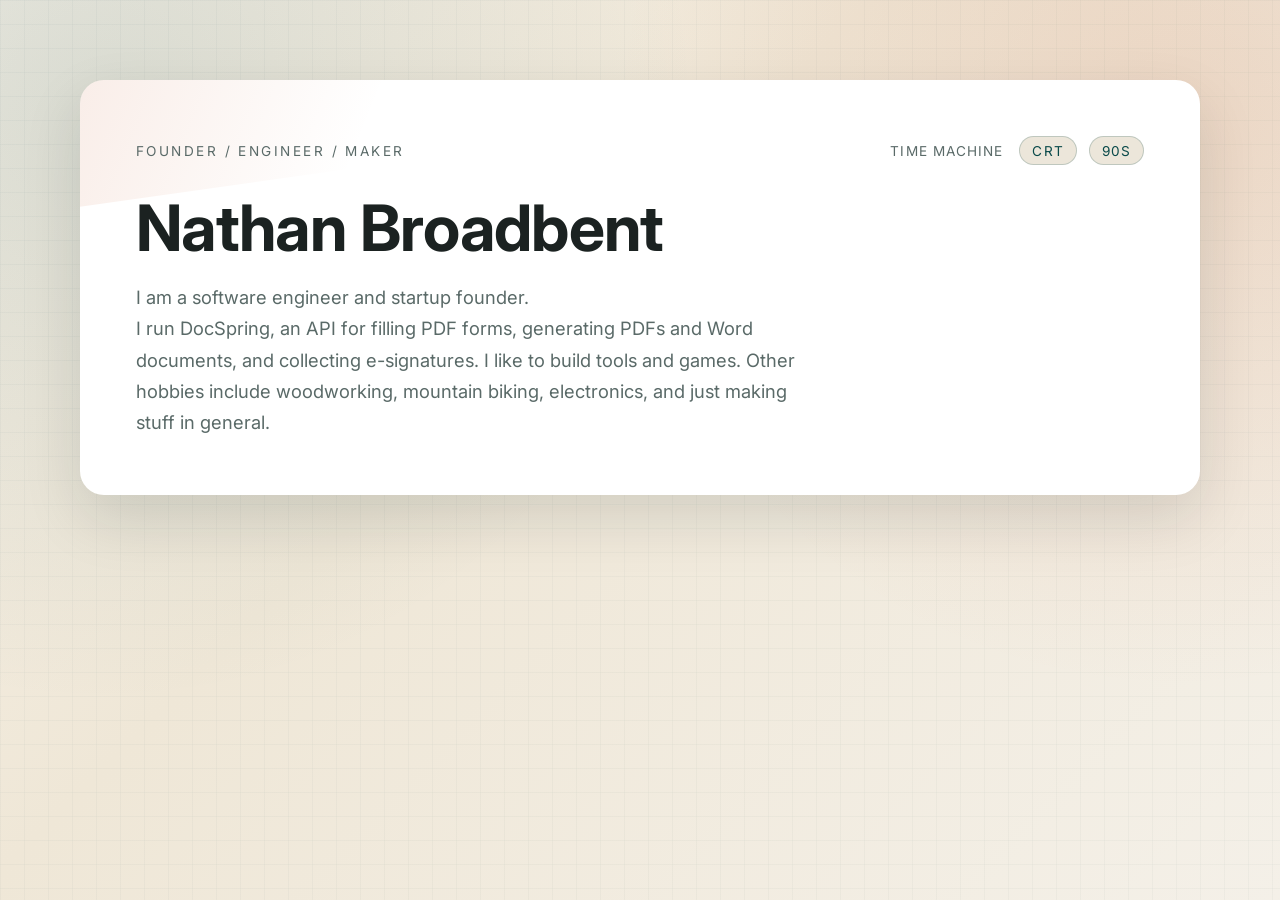
<file: index.html>
<!DOCTYPE html><html lang="en"> <head><meta charset="UTF-8"><meta name="description" content="Nathan Broadbent - Founder, engineer, and maker"><meta name="viewport" content="width=device-width"><meta name="author" content="Nathan Broadbent"><link rel="apple-touch-icon" sizes="180x180" href="/apple-touch-icon.png"><link rel="icon" type="image/png" sizes="32x32" href="/favicon-32x32.png"><link rel="icon" type="image/png" sizes="16x16" href="/favicon-16x16.png"><link rel="manifest" href="/site.webmanifest"><link rel="mask-icon" href="/safari-pinned-tab.svg" color="#0a4a4a"><meta name="msapplication-TileColor" content="#0a4a4a"><meta name="theme-color" content="#f4f0e8"><meta name="generator" content="Astro v5.14.6"><title>Nathan Broadbent</title><link rel="preconnect" href="https://fonts.googleapis.com"><link rel="preconnect" href="https://fonts.gstatic.com" crossorigin><link href="https://fonts.googleapis.com/css2?family=Inter:wght@300;400;500;600;700;800&display=swap" rel="stylesheet"><!-- Privacy-friendly analytics by Plausible --><script async src="https://plausible.io/js/pa-oTzvUy5XgguXkDOPcba0G.js"></script><script type="module">window.plausible=window.plausible||function(){(plausible.q=plausible.q||[]).push(arguments)},plausible.init=plausible.init||function(i){plausible.o=i||{}};plausible.init();</script><link rel="stylesheet" href="/_astro/index.7oqxs0uO.css"></head> <body>  <main class="page" data-astro-cid-j7pv25f6> <div class="page-inner" style="margin-bottom: 3.5rem;" data-astro-cid-j7pv25f6> <header class="hero" data-astro-cid-j7pv25f6> <div class="hero-top" data-astro-cid-j7pv25f6> <span class="eyebrow mono" data-astro-cid-j7pv25f6>Founder / Engineer / Maker</span> <nav class="time-machine mono" aria-label="Time machine" data-astro-cid-j7pv25f6> <span class="time-label" data-astro-cid-j7pv25f6>Time machine</span> <a href="/crt" data-astro-cid-j7pv25f6>CRT</a> <a href="/90s" data-astro-cid-j7pv25f6>90s</a> </nav> </div> <h1 data-astro-cid-j7pv25f6>Nathan Broadbent</h1> <p class="lede" data-astro-cid-j7pv25f6>
I am a software engineer and startup founder.
<br data-astro-cid-j7pv25f6>I run DocSpring, an API for filling PDF forms, generating PDFs and Word documents, and collecting e-signatures. I like to build tools and games. Other hobbies include woodworking, mountain biking, electronics, and just making stuff in general.
</p> </header> </div> </main>  </body></html>
</file>
<file: _astro/index.7oqxs0uO.css>
:root{color-scheme:light;--paper: #f4f0e8;--ink: #1b2221;--muted: #5a6a68;--accent: #0a4a4a;--accent-2: #c95b2b;--accent-3: #d8b04a;--surface: #ffffff;--surface-2: #ece6da;--shadow: rgba(12, 24, 23, .12);--grid: rgba(10, 74, 74, .08)}*,*:before,*:after{box-sizing:border-box;margin:0;padding:0}html{font-size:16px}body{font-family:Inter,Segoe UI,sans-serif;background:radial-gradient(circle at 8% 12%,rgba(10,74,74,.12),transparent 42%),radial-gradient(circle at 92% 14%,rgba(201,91,43,.14),transparent 40%),linear-gradient(135deg,#f7f1e7,#efe7d7 40%,#f4f0e8);color:var(--ink);min-height:100vh}body:before{content:"";position:fixed;inset:0;background-image:linear-gradient(90deg,var(--grid) 1px,transparent 1px),linear-gradient(180deg,var(--grid) 1px,transparent 1px);background-size:24px 24px;opacity:.35;pointer-events:none;z-index:0}a{color:inherit;text-decoration:none}img{max-width:100%;display:block}h1,h2,h3{font-family:Inter,Segoe UI,sans-serif;font-weight:700;letter-spacing:-.01em}p{line-height:1.7;color:var(--ink)}.mono{font-family:Inter,Segoe UI,sans-serif;letter-spacing:.08em;text-transform:uppercase}@media(max-width:768px){body{background:radial-gradient(circle at 20% 10%,rgba(10,74,74,.12),transparent 45%),linear-gradient(135deg,#f7f1e7,#efe7d7 40%,#f4f0e8)}}.page[data-astro-cid-j7pv25f6]{position:relative;z-index:1;padding:5rem 0 0}.page-inner[data-astro-cid-j7pv25f6]{width:min(1120px,92vw);margin:0 auto;display:flex;flex-direction:column;gap:2.5rem}.hero[data-astro-cid-j7pv25f6]{background:var(--surface);border-radius:24px;padding:3.5rem;box-shadow:0 24px 60px var(--shadow);position:relative;overflow:hidden}.hero[data-astro-cid-j7pv25f6]:after{content:"";position:absolute;inset:-40% 40% auto -20%;height:260px;background:linear-gradient(120deg,rgba(10,74,74,.25),rgba(201,91,43,.1),transparent 60%);transform:rotate(-8deg);z-index:0}.hero-top[data-astro-cid-j7pv25f6]{display:flex;justify-content:space-between;align-items:center;gap:1rem;position:relative;z-index:1}.eyebrow[data-astro-cid-j7pv25f6]{font-size:.85rem;text-transform:uppercase;letter-spacing:.18em;color:var(--muted)}.time-machine[data-astro-cid-j7pv25f6]{display:inline-flex;align-items:center;gap:.75rem;font-size:.85rem;color:var(--muted)}.time-label[data-astro-cid-j7pv25f6]{padding-right:.25rem}.time-machine[data-astro-cid-j7pv25f6] a[data-astro-cid-j7pv25f6]{border:1px solid rgba(10,74,74,.2);padding:.35rem .75rem;border-radius:999px;background:var(--surface-2);color:var(--accent);transition:transform .2s ease,box-shadow .2s ease}.time-machine[data-astro-cid-j7pv25f6] a[data-astro-cid-j7pv25f6]:hover{transform:translateY(-2px);box-shadow:0 6px 16px var(--shadow)}.hero[data-astro-cid-j7pv25f6] h1[data-astro-cid-j7pv25f6]{margin-top:1.5rem;font-size:clamp(2.6rem,5vw,4.2rem);position:relative;z-index:1}.lede[data-astro-cid-j7pv25f6]{margin-top:1rem;font-size:1.15rem;color:var(--muted);max-width:680px;position:relative;z-index:1}.intro[data-astro-cid-j7pv25f6]{padding:1.5rem 0 .5rem}.intro-lead[data-astro-cid-j7pv25f6]{font-size:1rem;color:var(--muted);margin-bottom:1.5rem}.intro-love[data-astro-cid-j7pv25f6]{font-size:1.25rem;font-weight:600}.full-bleed[data-astro-cid-j7pv25f6]{width:100vw;margin-left:50%;transform:translate(-50%);padding:0 3vw 6rem}.mosaic[data-astro-cid-j7pv25f6]{display:grid;grid-template-columns:repeat(12,minmax(0,1fr));grid-auto-rows:140px;gap:8px}.tile[data-astro-cid-j7pv25f6]{position:relative;overflow:hidden;border-radius:0;border:2px solid #fff;background:#fff;z-index:1;padding:12px 12px 22px;box-shadow:0 10px 24px #0000001f;display:flex;flex-direction:column}.tile-caption[data-astro-cid-j7pv25f6]{margin-top:10px;font-weight:600;font-size:clamp(.95rem,1.4vw,1.4rem);color:#111}.tile-button[data-astro-cid-j7pv25f6]{width:100%;flex:1;display:block;padding:0;border:none;background:transparent;cursor:zoom-in;position:relative}.tile[data-astro-cid-j7pv25f6] img[data-astro-cid-j7pv25f6]{width:100%;height:100%;object-fit:cover;display:block;transition:transform .4s ease;border-radius:0}.tile-button[data-astro-cid-j7pv25f6]:hover img[data-astro-cid-j7pv25f6]{transform:scale(1.02)}.size-l[data-astro-cid-j7pv25f6]{grid-column:span 4;grid-row:span 2}.size-m[data-astro-cid-j7pv25f6]{grid-column:span 3;grid-row:span 2}.size-s[data-astro-cid-j7pv25f6]{grid-column:span 2;grid-row:span 1}#lightbox[data-astro-cid-j7pv25f6]{border:none;background:#000000e0;padding:1.5rem;border-radius:16px}#lightbox[data-astro-cid-j7pv25f6]::backdrop{background:#000000d9}#lightbox-img[data-astro-cid-j7pv25f6]{max-width:90vw;max-height:85vh;border-radius:12px;display:block}#lightbox[data-astro-cid-j7pv25f6] form[data-astro-cid-j7pv25f6]{margin-top:1rem;display:flex;justify-content:center}#lightbox[data-astro-cid-j7pv25f6] button[data-astro-cid-j7pv25f6]{padding:.6rem 1.2rem;border-radius:999px;border:1px solid rgba(0,0,0,.2);background:#fff;cursor:pointer}@media(max-width:900px){.hero[data-astro-cid-j7pv25f6]{padding:2.5rem}.mosaic[data-astro-cid-j7pv25f6]{grid-template-columns:repeat(6,minmax(0,1fr));grid-auto-rows:120px}.size-l[data-astro-cid-j7pv25f6]{grid-column:span 6}.size-m[data-astro-cid-j7pv25f6],.size-s[data-astro-cid-j7pv25f6]{grid-column:span 3}.size-xl[data-astro-cid-j7pv25f6]{grid-column:span 6;grid-template-columns:repeat(2,1fr)}}@media(max-width:680px){.page[data-astro-cid-j7pv25f6]{padding-top:3rem}.hero-top[data-astro-cid-j7pv25f6]{flex-direction:column;align-items:flex-start}.time-machine[data-astro-cid-j7pv25f6]{flex-wrap:wrap}.mosaic[data-astro-cid-j7pv25f6]{grid-template-columns:repeat(2,minmax(0,1fr));grid-auto-rows:140px}.size-l[data-astro-cid-j7pv25f6],.size-m[data-astro-cid-j7pv25f6],.size-s[data-astro-cid-j7pv25f6],.size-xl[data-astro-cid-j7pv25f6]{grid-column:span 2}.size-xl[data-astro-cid-j7pv25f6]{grid-template-columns:repeat(2,1fr)}}
</file>
